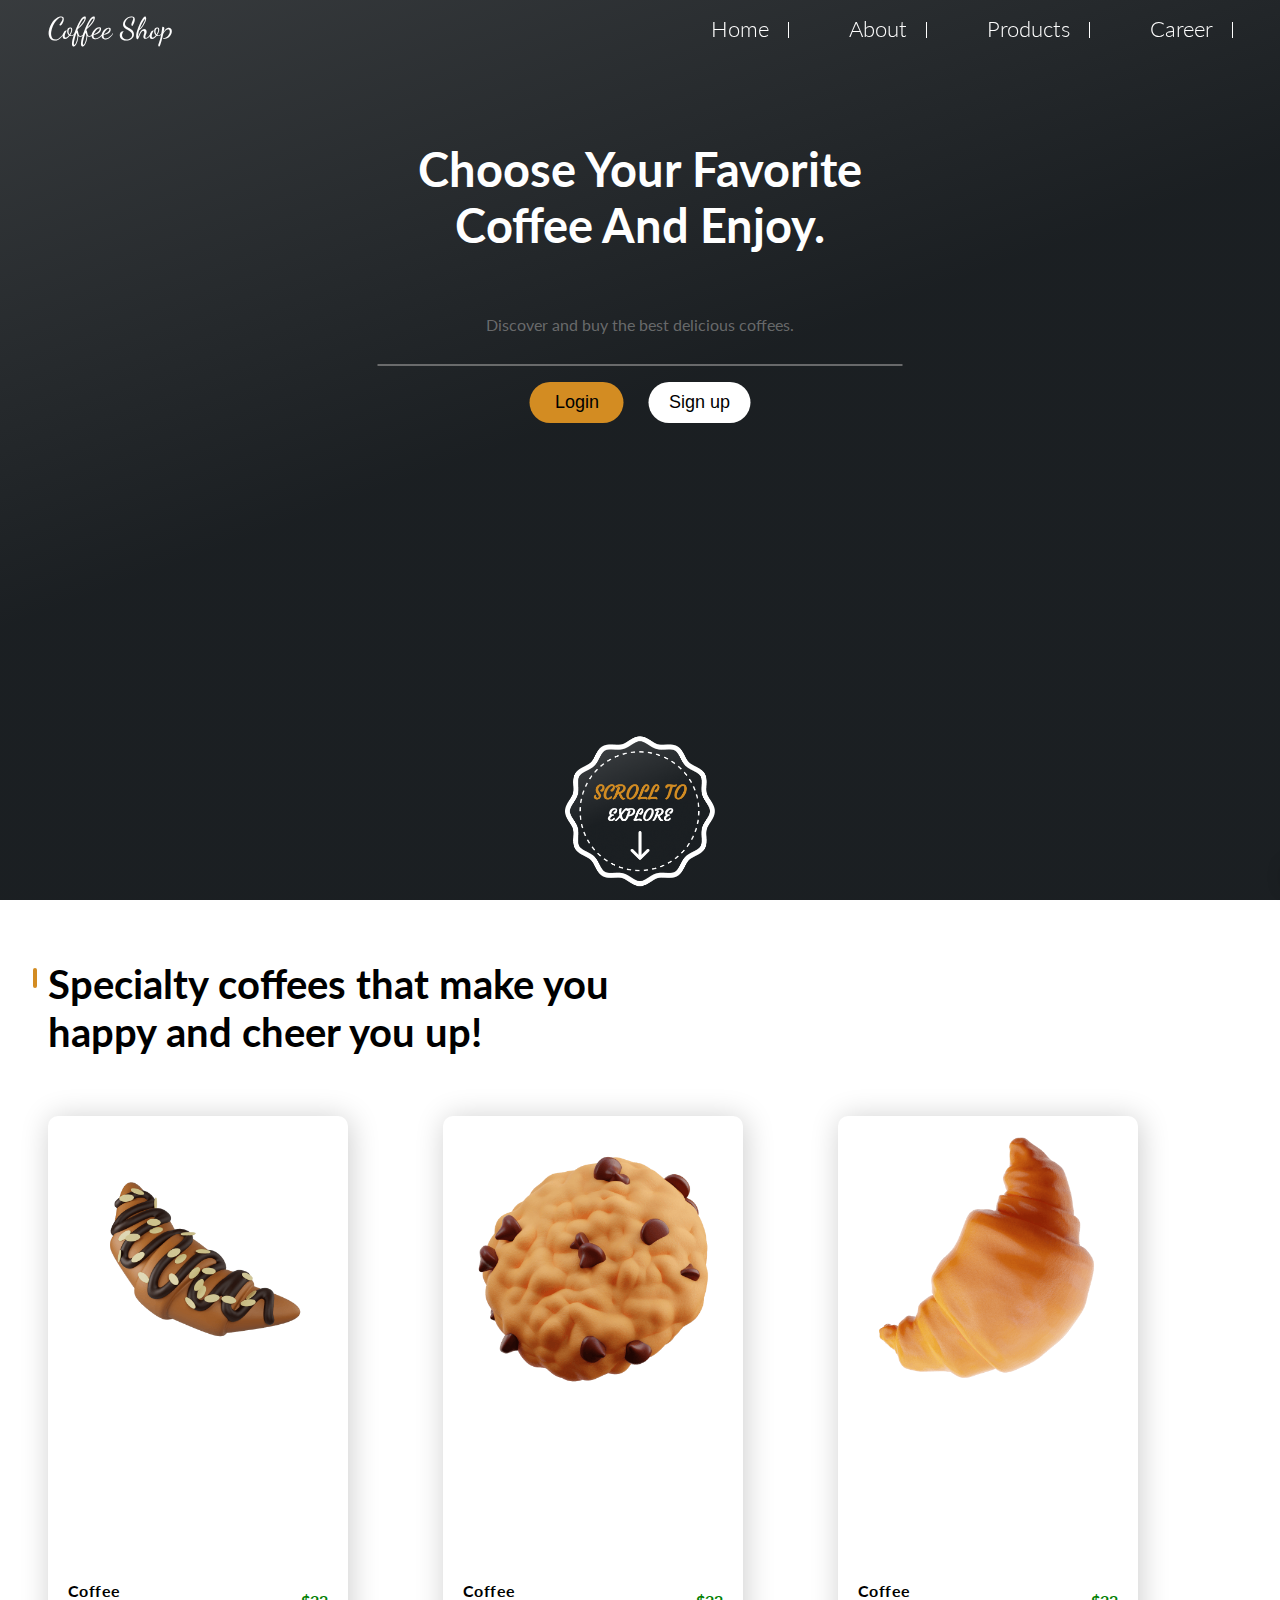
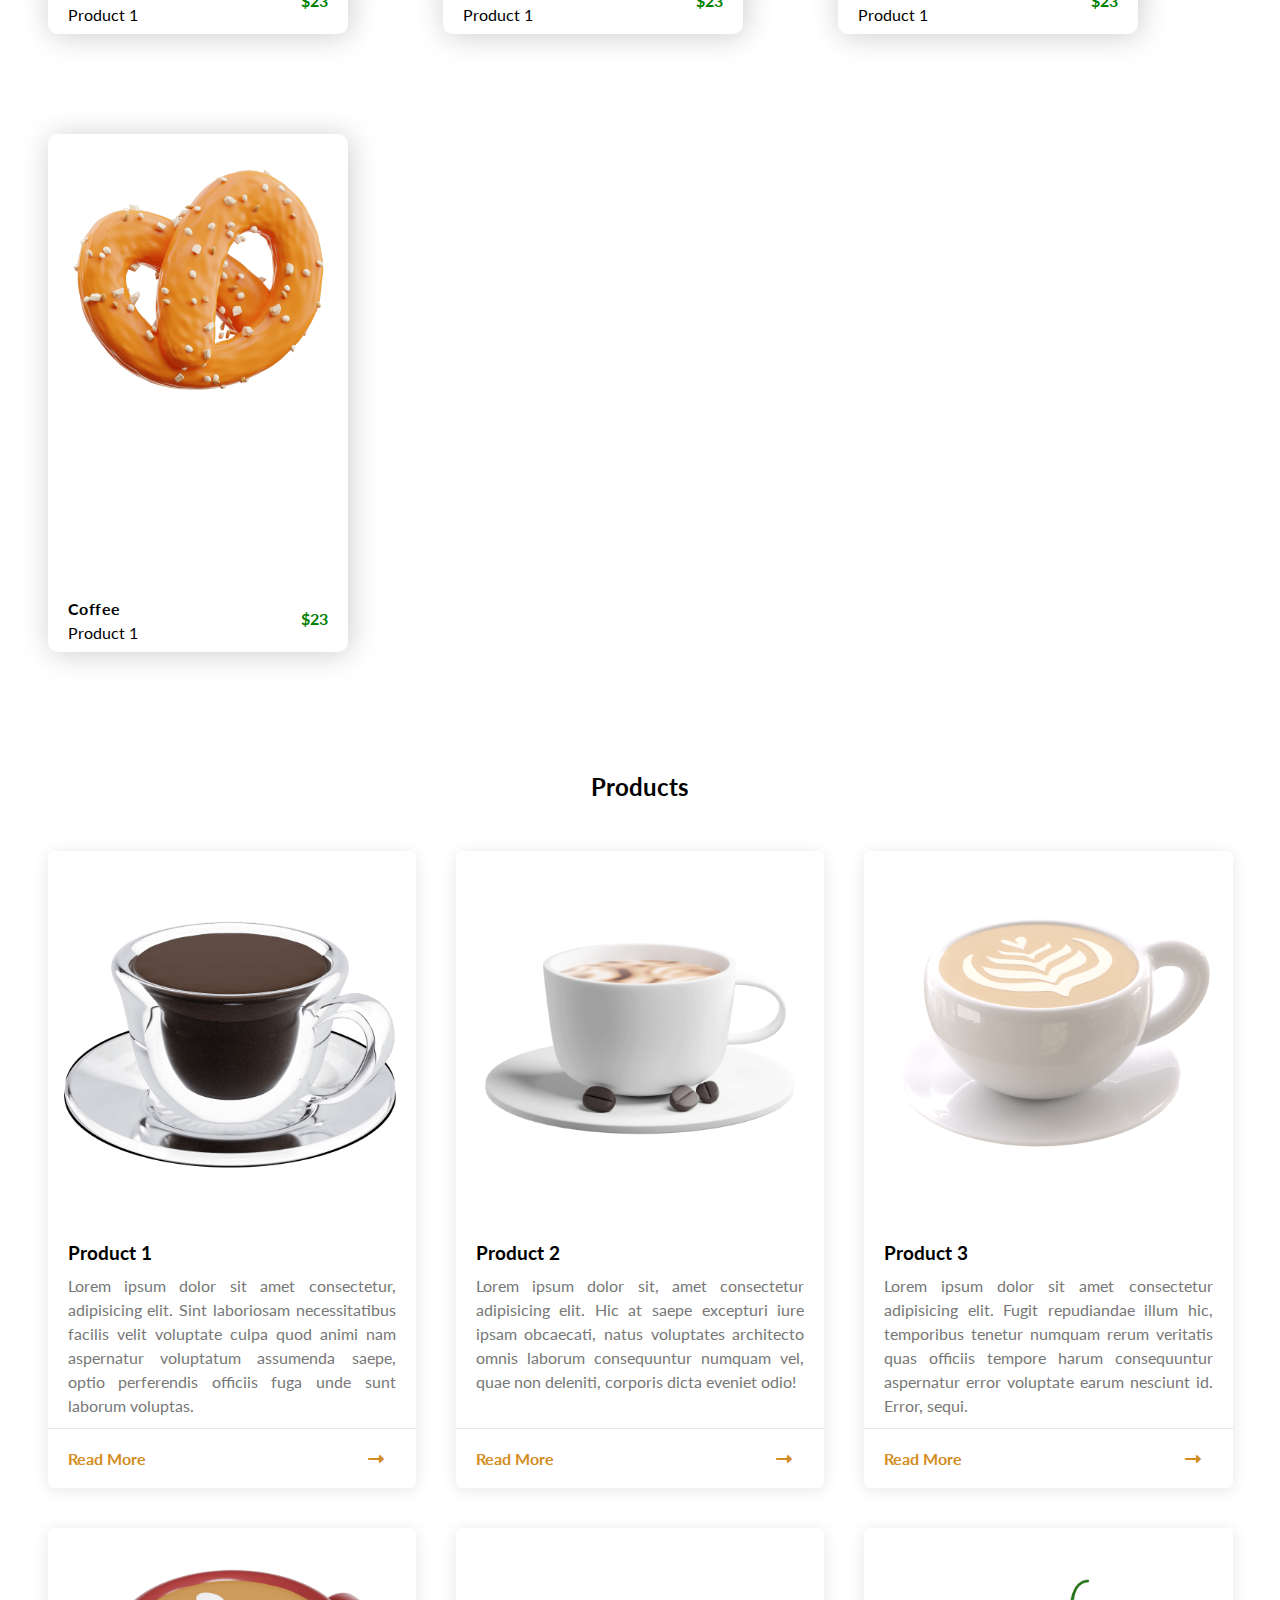
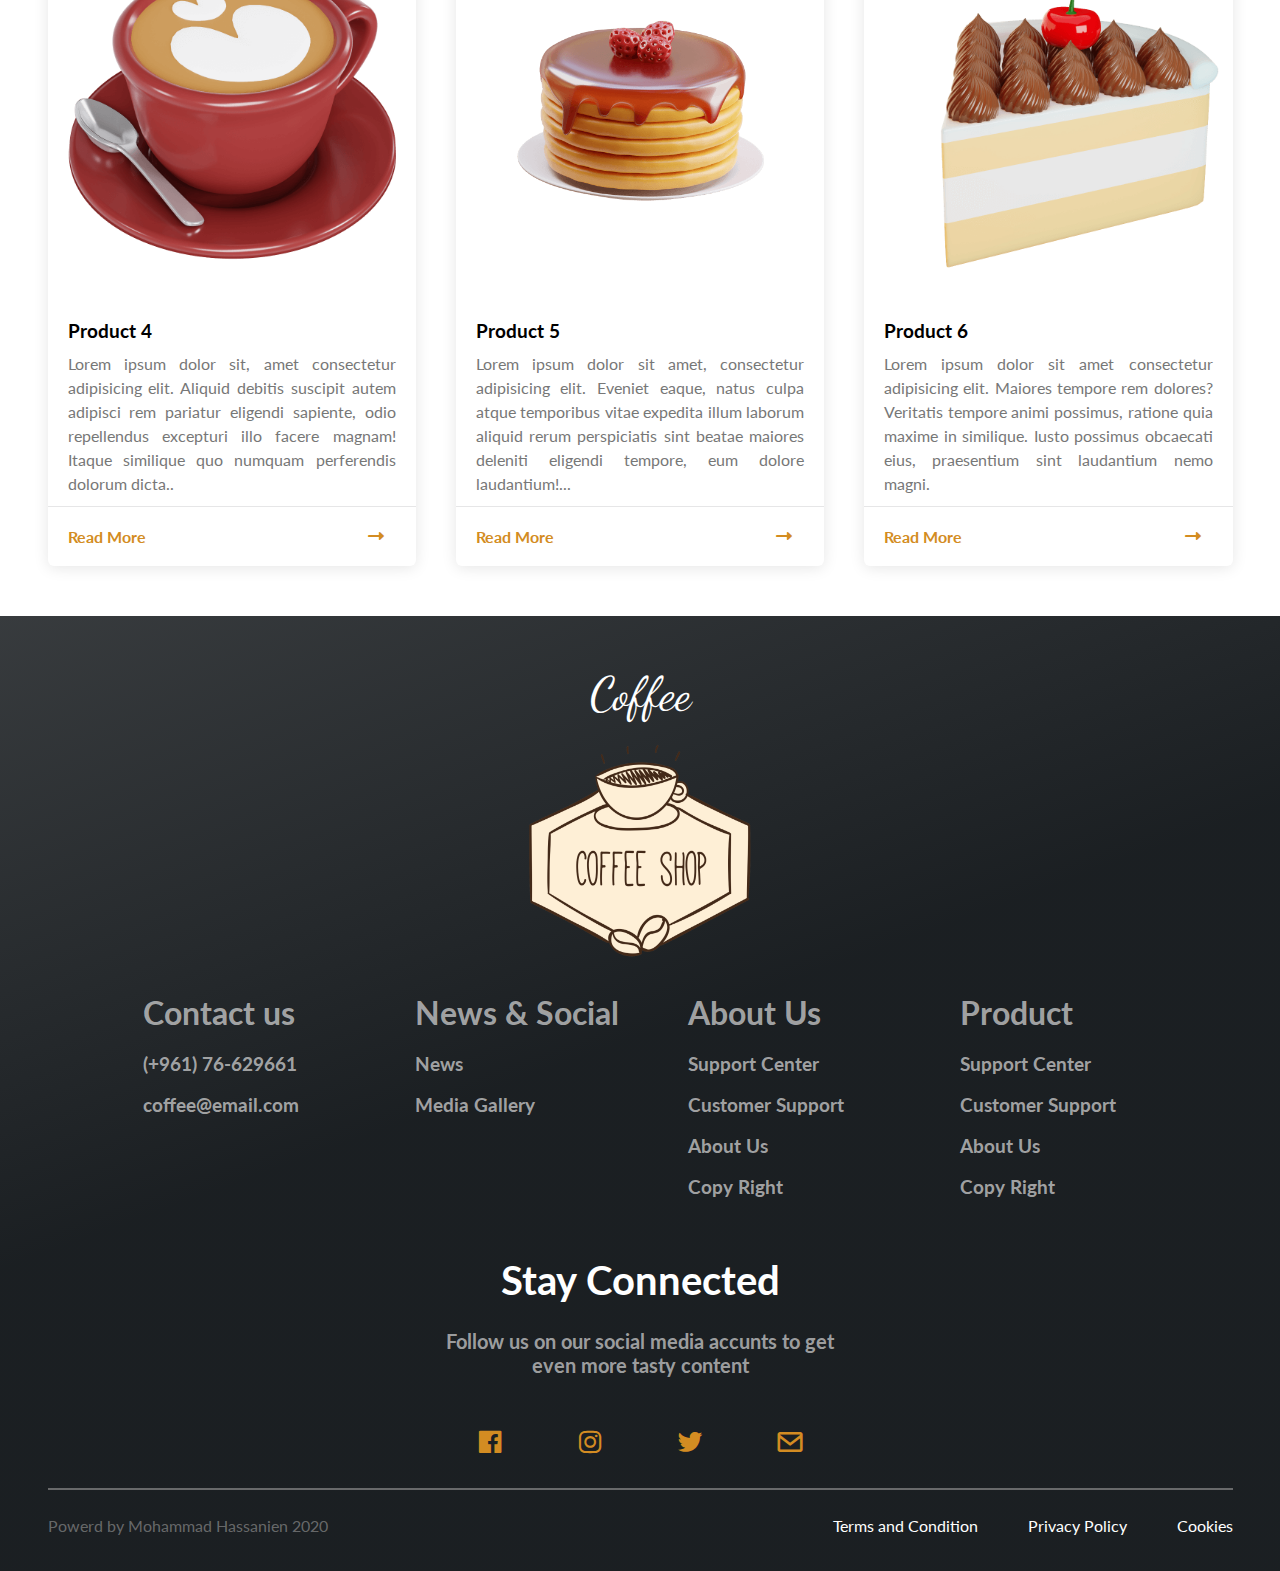
<file: index.html>
<!DOCTYPE html>
<html lang="en">
<head>
  <meta charset="UTF-8">
  <meta http-equiv="X-UA-Compatible" content="IE=edge">
  <meta name="viewport" content="width=device-width, initial-scale=1.0">
  <link rel="stylesheet"  href="css/style.css"> <!--style sheet link-->
  <link rel="shortcut icon" href="assets/img/logocoffee1.png"> <!--title icon-->
  <link href='https://unpkg.com/boxicons@2.1.2/css/boxicons.min.css' rel='stylesheet'> <!--import icons-->
  <link rel="stylesheet" type="text/css" href="css/all.min.css">
  <title>Coffee</title>
</head>

<body>


<header>
<!--START navbar-->

<div class="container">
  <div class="nav">
    <a href="#" class="logo" >Coffee Shop</a> 
    <div class="nav-menu">

      <div class="toggle-menu">
        <span></span>
        <span></span>
        <span></span>
      </div>

      <ul class="nav-list">
        <!--listItem-->
        <li class="nav-item"><a href="#">Home</a></li> 
        <li class="nav-item"><a href="#">About</a></li> 
        <li class="nav-item"><a href="#articles">Products</a></li> 
        <li class="nav-item"><a href="#">Career</a></li> 
      </ul>
    </div>
  </div>
</div>
<!--END navbar-->
</header>

<main>
  
<!--  START primary-page -->
<div class="primary-section">
  
  <div class="home-content" >
    <div class="inside__content">
      <h1 class="home-title">Choose Your Favorite Coffee And Enjoy.</h1> 
      <p class="description">Discover and buy the best delicious coffees.</p>
      <div class="btns__loginSign">
        <button class="login-btn" onclick="go_to_login()">Login</button>
        <button class="SignUp-btn" onclick="go_to_signup()">Sign up</button>
      </div>
    </div>
  </div>
  
  <a href="#Section-2" class="scroll-img"><img src="assets/img/scroll.png" alt=""></a>

  <div class="img-1">
    <img src="assets/img/img_1.jpg" alt="">
  </div>
  
</div>
<!--  END primary-page -->

<a name="Section-2"></a>
  <div class="secondary-section container">
    <div class="sp-txt">Specialty coffees that make you </br>happy and cheer you up!</div>
  </div>


<!--START Slide__Show -->
<div class="grid-cont container">

    <div class="box">
      <div class="slide-img">
        <img src="assets/img/cake2.png"alt="">
        <div class="overlay">
          <a href="#" class="buy-btn">Buy Now</a>
        </div>
      </div>
      <div class="detail-box">
        <div class="type">
          <a href="#">Coffee</a>
          <span>Product 1</span>
        </div>
        <a href="#" class="Price">$23</a>
      </div>
    </div>
    <div class="box">
      <div class="slide-img">
        <img src="assets/img/delicacies1.png"alt="">
        <div class="overlay">
          <a href="#" class="buy-btn">Buy Now</a>
        </div>
      </div>
      <div class="detail-box">
        <div class="type">
          <a href="#">Coffee</a>
          <span>Product 1</span>
        </div>
        <a href="#" class="Price">$23</a>
      </div>
    </div>
    <div class="box">
      <div class="slide-img">
        <img src="assets/img/delicacies2.png"alt="">
        <div class="overlay">
          <a href="#" class="buy-btn">Buy Now</a>
        </div>
      </div>
      <div class="detail-box">
        <div class="type">
          <a href="#">Coffee</a>
          <span>Product 1</span>
        </div>
        <a href="#" class="Price">$23</a>
      </div>
    </div>
    <div class="box">
      <div class="slide-img">
        <img src="assets/img/delicacies3.png"alt="">
        <div class="overlay">
          <a href="#" class="buy-btn">Buy Now</a>
        </div>
      </div>
      <div class="detail-box">
        <div class="type">
          <a href="#">Coffee</a>
          <span>Product 1</span>
        </div>
        <a href="#" class="Price">$23</a>
      </div>
    </div>


</div>
<!--END Slide__Show -->



<!-- Start Articles -->

<div class="articles" id="articles">
  <h2 class="main-title">Products</h2>
  <div class="container">
    <div class="box__2">
      <img src="assets/img/coffee1.png" alt="" />
      <div class="content">
        <h3>Product 1</h3>
        <p>Lorem ipsum dolor sit amet consectetur, adipisicing elit. Sint laboriosam necessitatibus facilis velit voluptate culpa quod animi nam aspernatur voluptatum assumenda saepe, optio perferendis officiis fuga unde sunt laborum voluptas.</p>
      </div>
      <div class="info">
        <a href="">Read More</a>
        <i class="fas fa-long-arrow-alt-right"></i>
      </div>
    </div>
    <div class="box__2">
      <img src="assets/img/coffee2.png" alt="" />
      <div class="content">
        <h3>Product 2</h3>
<p>Lorem ipsum dolor sit, amet consectetur adipisicing elit. Hic at saepe excepturi iure ipsam obcaecati, natus voluptates architecto omnis laborum consequuntur numquam vel, quae non deleniti, corporis dicta eveniet odio!</p>      </div>
      <div class="info">
        <a href="">Read More</a>
        <i class="fas fa-long-arrow-alt-right"></i>
      </div>
    </div>
    <div class="box__2">
      <img src="assets/img/coffee3.png" alt="" />
      <div class="content">
        <h3>Product 3</h3>
        <p>Lorem ipsum dolor sit amet consectetur adipisicing elit. Fugit repudiandae illum hic, temporibus tenetur numquam rerum veritatis quas officiis tempore harum consequuntur aspernatur error voluptate earum nesciunt id. Error, sequi.</p>
      </div>
      <div class="info">
        <a href="">Read More</a>
        <i class="fas fa-long-arrow-alt-right"></i>
      </div>
    </div>
    <div class="box__2">
      <img src="assets/img/coffee4.png" alt="" />
      <div class="content">
        <h3>Product 4</h3>
        <p>Lorem ipsum dolor sit, amet consectetur adipisicing elit. Aliquid debitis suscipit autem adipisci rem pariatur eligendi sapiente, odio repellendus excepturi illo facere magnam! Itaque similique quo numquam perferendis dolorum dicta..</p>
      </div>
      <div class="info">
        <a href="">Read More</a>
        <i class="fas fa-long-arrow-alt-right"></i>
      </div>
    </div>
    <div class="box__2">
      <img src="assets/img/cake3.png" alt="" />
      <div class="content">
        <h3>Product 5</h3>
        <p>Lorem ipsum dolor sit amet, consectetur adipisicing elit. Eveniet eaque, natus culpa atque temporibus vitae expedita illum laborum aliquid rerum perspiciatis sint beatae maiores deleniti eligendi tempore, eum dolore laudantium!...</p>
      </div>
      <div class="info">
        <a href="">Read More</a>
        <i class="fas fa-long-arrow-alt-right"></i>
      </div>
    </div>
    <div class="box__2">
      <img src="assets/img/cake4.png" alt="" />
      <div class="content">
        <h3>Product 6</h3>
        <p>Lorem ipsum dolor sit amet consectetur adipisicing elit. Maiores tempore rem dolores? Veritatis tempore animi possimus, ratione quia maxime in similique. Iusto possimus obcaecati eius, praesentium sint laudantium nemo magni.</p>
      </div>
      <div class="info">
        <a href="">Read More</a>
        <i class="fas fa-long-arrow-alt-right"></i>
      </div>
    </div>
  </div>
</div>
<div class="spikes"></div>
<!-- End Articles -->



<span class="up"><i class='bx bx-up-arrow-alt'></i></span>

</main>



<footer>
<!-- START footer-section -->
   <div class="footer-container">
    <div class="container">
      <div class="foot-title"> Coffee  </div>
      <div class="f-img-1">
        <img class="footer-img" src="assets/img/logocoffee4.png" alt="">
      </div>
      <div class="grid-container">
        <div class="grid-item">
          <h1>Contact us</h1>
            <h3>(+961) 76-629661</h3>
            <h3>coffee@email.com</h3>
        </div>
        <div class="grid-item">
          <h1>News & Social</h1>
            <h3>News</h3>
            <h3>Media Gallery</h3>
          </div>
          <div class="grid-item">
            <h1>About Us</h1>
            <h3>Support Center</h3>
            <h3>Customer Support</h3>
            <h3>About Us</h3>
            <h3>Copy Right</h3>
          </div>
          <div class="grid-item">
            <h1>Product</h1>
            <h3>Support Center</h3>
            <h3>Customer Support</h3>
            <h3>About Us</h3>
            <h3>Copy Right</h3>
          </div>
      </div>
        <div class="footer-subtitle"><p align="center" class="sub-1">Stay Connected</p></div>
        <div class="footer-subtitle"><p align="center" class="sub-2"> Follow us on our social media accunts to get</br>even more tasty content</p></div>
      <div class="sl-icons">
        <a href="https://www.facebook.com/" class="facebook" ><i class='bx bxl-facebook-square'></i></a>
        <a href="https://www.instagram.com/accounts/login/" class="instagram" ><i class='bx bxl-instagram' ></i></a>
        <a href="https://twitter.com/?logout=1654764577608" class="tiwtter" ><i class='bx bxl-twitter'></i></a>
        <a href="#" class="email" ><i class='bx bx-envelope' ></i></a>
      </div>
      
      <div class="footer-foot">
        <ul class="footer-foot-item">
          <li><a href="#">Terms and Condition</a></li>
          <li><a href="#">Privacy Policy</a></li>
          <li><a href="#">Cookies</a></li>
          
        </ul>
        <p class="powerd">Powerd by Mohammad Hassanien 2020 </p>
      </div>
    </div>
  </div> 



<!-- END footer-section  -->
</footer>

<script src="js/script.js"></script>
</body>
</html>
</file>
<file: css/style.css>
/* website-Font */
@import url('https://fonts.googleapis.com/css2?family=Dancing+Script&family=Lato:ital,wght@0,100;0,300;0,400;1,700&family=Poppins:ital,wght@0,100;0,200;0,300;0,400;0,500;0,600;0,700;0,800;0,900;1,100;1,200;1,300;1,400;1,500;1,700;1,800;1,900&display=swap');
:root {
  --header-height: 56px;
    /*z index*/
    --z-tooltip: 10;
    --z-fixed: 100;
    /* font-size */
    --biggest-font: 47px;
    --body-font: 'Lato', sans-serif;
    --yellow-color:hsl(36, 72%, 48%);
    --main-transition: 0.3s;
}
body {
  margin: 0px;
  padding: 0px;
  box-sizing: border-box; 
  font-family: var(--body-font);
}
html {
  scroll-behavior: smooth;
}
/* start-container-to-align-website */
.container {
  padding-left: 15px;
  padding-right: 15px;
  margin-left: auto;
  margin-right: auto;
}
@media (min-width: 768px) {
  .container {
      width: 750px;
  }
}
@media (min-width: 992px) {
  .container {
      width: 970px;
  }
}
@media (min-width: 1200px) {
  .container {
      width: 1185px;
  }
}
/* end-container-to-align-website */
.grid-container {
  display: grid;
  grid-template-columns: repeat(auto-fill, minmax(250px, 1fr));
  margin-left: 95px;
}
@media (max-width: 470px) {
  .grid-container {
    margin-left: 0px;
  }
}
a {
  text-decoration: none;
  color: #fff ;
} 
li {
  list-style: none;
}
/* START navbar */
header {
  width: 100%;
  background-color: transparent;
  position: fixed;
  top: 0;
  left: 0;
  z-index: var(--z-fixed);
  transition: 0.3s;
}
header.show {
  /* background-image: linear-gradient(160deg,hsla(206,5%,24%,1)-4%,hsla(206,12%,12%,1)46%);top: 0%; */
  background-color: var(--yellow-color);
  /* background-color: rgb(20, 20, 20); */
  
}
.nav {
  display: flex;
  align-items: center;
  height: var(--header-height);
}
a.logo {
  width: 250px;
  color: #fff;
  font-family: 'Dancing Script';
  font-size: 30px;
}
.nav-menu {
  display: flex;
  justify-content: center;
  width: 100%;
}
.nav-menu .toggle-menu {
  position: absolute;
  width: 40px;
  height: 40px;
  display: flex;
  justify-content: center;
  align-items: center;
  cursor: pointer;
  overflow: hidden;
  right: 30px;
  top: 5px;
}
.nav-menu .toggle-menu span{
  position: absolute;
  width: 30px;
  height: 3px;
  background:  #fff;
  border-radius: 4px;
  transition: 0.5s;
}
@media (min-width:769px) {
  .nav-menu .toggle-menu {
    display: none;
  }
}
.nav-menu .toggle-menu span:nth-child(1) {
  transform: translateY(-8px); 
  width: 20px;
  left: 5px;
}
.nav-menu .toggle-menu.active span:nth-child(1) {
  transform: translateY(0px) rotate(45deg); 
  width: 30px;
}
.nav-menu .toggle-menu span:nth-child(2) {
  transform: translateY(8px); 
  width: 10px;
  left: 5px;
}
.nav-menu .toggle-menu.active span:nth-child(2) {
  transform: translateY(0px) rotate(315deg); 
  width: 30px;
}
.nav-menu .toggle-menu.active span:nth-child(3) {
  transform: translatex(50px);
}
@media (max-width: 768px) {
  .nav-menu {
    position: absolute;
    height: 100vh;
    top: 0;
    left: 0;
  }
  .nav-menu .nav-list {
    flex-direction: column;
    width: 100%;
    position: absolute;
    background-color: white;
    transform: translateY(-120%);
    top: 0;
    right: 0;
    transition: transform 0.6s;
    z-index: -999;
    min-height: 100vh;
    gap: 50px;
    padding-top: 10px;
    padding-left: 10px;
    padding-right: 10px;
    align-items: center;
    justify-content: center;
  }
  .nav-list .nav-item a {
    color: hsla(206,12%,12%,1);
    /* border-bottom: 2px solid var(--yellow-color); */
    font-weight: bold;
    
  }
  .nav-list .nav-item a::before {
    content: '';
    width: 0%;
    height: 2px;
    background-color: var(--yellow-color);
    transition: 1s;
    transform: translateY(30px);
    position: absolute;
    left: 15px;
    border-radius: 25px;
  }
}
.toggle-menu.active + .nav-list {
  transform: translateY(-16px);
}
.toggle-menu.active + .nav-list .nav-item a::before {
  animation-delay: 2s;
  width: 80%;
}

.toggle-menu.active span {
  background-color: hsla(206,12%,12%,1);
}
/* ############################## */
.nav-list {
  display: flex;
  justify-content: flex-end;
  gap: 40px;
  width: 100%;
  position: relative;
}
.nav-item {
  display: flex;
  padding: 0 20px;
  position: relative;
}
.nav-item a {
  color: #fff;
  font-weight: 300;
  font-size: 22px;
}
.nav-item a::before {  
  content: '';
  width: 1px;
  height: 16px;
  position: absolute;
  top: 7px;
  right: 0;
  background-color: #fff;
}
/* END navbar */

/* START primary-section */
.primary-section {
  background: linear-gradient(160deg,hsla(206,5%,24%,1)-4%,hsla(206,12%,12%,1)46%);top: 0%;
  display: grid;
  grid-template-columns: repeat(auto-fill, minmax(650px, 1fr));
  height: 100vh;
  overflow: hidden;
}
.home-content {
  z-index: 1;
  width: 100%;
  padding-top: 110px;
}
.home-title {
  color: #fff;
  font-size: var(--biggest-font);
  position: relative;
}
.inside__content {
    width: 330px;
    position: relative;
    left: 50%;
    transform: translateX(-50%);
}
.home-container .scroll-img {
  position: absolute;
  top: 50%;
  left: 50%;
  transform: translate(-50%,-50%);
}
.description {
  color: rgba(136, 136, 136, 0.712);
  border-bottom: 2px solid rgba(136, 136, 136, 0.712);
  padding: 30px 0;  
}
.scroll-img img{
  position: absolute;
  left: 50%;
  transform: translateX(-50%);
  width: 150px;
  animation: up-n-down 5s infinite linear;
}
a.scroll-img {
  position: absolute;
  top: 50%;
  left: 50%;
  transform: translate(-50%, -50%);
  z-index: 2;
}
.img-1 {
  width: 100%;
}
.img-1 img {
  width: 100%;
    margin-top: -40px;
    margin-left: 0;
}
.btns__loginSign {
  position: relative;
  display: flex;
  justify-content: center;
  gap: 25px;
  z-index: 5;
}
.login-btn {
  background-color: var(--yellow-color);
  color: hsla(206,12%,12%,1)46%;
  padding: 10px 25px;
  border-radius: 45px;
  border-width: 0;
  font-size: 18px;
  cursor: pointer;
}
.SignUp-btn {
  background-color: #fff;
  color: hsla(206,12%,12%,1)46%;
  padding: 10px 20px;
  border-radius: 45px;
  border-width: 0;
  font-size: 18px;
  cursor: pointer;
}
@media (max-width: 1300px) {
  .img-1 img {
    margin-left: 0;
  }
  .home-content {
    margin-bottom: 150px;
  }
  .inside__content {
    width: 525px;
    text-align: center;
  }
  .img-1 {
    display: none;
  }
  a.scroll-img {
    position: relative;
  }
  }
  @media (max-width: 768px) {
    .primary-section {
      display: block;
    }
  }
  @media (max-width: 470px) {
    .home-title {
      font-size: 40px;
    }

    .inside__content {
      width: 289px;
    }
  }
/* END primary-section */


/* START Slide__Show */
.box{
  width: 300px;
  box-shadow: 2px 2px 30px rgba(0,0,0,0.2);
  border-radius: 10px;
  overflow: hidden;
  position: relative;
  margin-bottom: 100px;
}
.grid-cont {
  display: grid;
  grid-template-columns: repeat(auto-fill, minmax(300px, 1fr));
}
.slide-img {
  height: 450px;
}
.slide-img img {
  width: 100%;
  /* height: 100%; */
  object-fit: cover;
  box-sizing: border-box;
}
.detail-box {
  width: 100%;
  display: flex;
  justify-content: space-between;
  align-items: center;
  padding: 10px 20px;
  box-sizing: border-box;
}
a.Price {
  color: green;
  font-weight: bold;
}
.type {
  display: flex;
  flex-direction: column;
}
.type a {
  color: black;
  font-weight: bold;
  margin: 5px 0px;
  letter-spacing: 0.5px;
  padding-right: 8px;
}
.overlay {
  position: absolute;
  left: 50%;
  top: 50%;
  transform: translate(-50%,-50%);
  width: 100%;
  height: 100%;
  background-color: rgba(29,95,96,0.6);
  display: flex;
  justify-content: center;
  align-items: center;
}
.buy-btn {
  width: 160px;
  height: 40px;
  display: flex;
  justify-content: center;
  align-items: center;
  background-color: #ffffff;
  color: black;
  font-weight: 700;
  letter-spacing: 1px;
  border-radius: 20px;
  box-shadow: 2px 2px 30px rgba(0,0,0,0.2);
}
.buy-btn:hover {
  color:#ffffff;
  background-color: var(--yellow-color);
  transition: all ease 0.3s;
}
.overlay {
  visibility: hidden;
}
.slide-img:hover .overlay{
  visibility: visible;
  animation: fade 0.5s;
}
@keyframes fade{
  0%{
    opacity: 0;
  }
  100%{
    opacity: 1;
  }
}
/* END Slide__Show */




/* START secondary-section */
.secondary-section {
  position: relative;
}
.sp-txt {
  margin: 60px 0;
  font-weight: bold;
  font-size: 40px;
}
.sp-txt::before {
  content: '';
  width: 4px;
  height: 20px;
  position: absolute;
  top: 8px;
  left: 0;
  border-radius: 45px;
  background-color: var(--yellow-color);
}
@media (max-width: 768px) {
  .sp-txt {
    font-size: 30px;
    margin-left: 30px;
  }
  .sp-txt::before {
    left: 25px;
  }
}
@media (max-width: 470px) {
  .sp-txt {
    font-size: 22px;
  }
}
@media (max-width: 470px) {
  .sp-txt {
    font-size: 18px;
  }
}
/* END secondary-section */







/* Start Articles */
.articles {
  position: relative;
}
h2.main-title {
  text-align: center;
}
.articles .container {
  display: grid;
  grid-template-columns: repeat(auto-fill, minmax(300px, 1fr));
  gap: 40px;
  margin-top: 50px;
}
.articles .box__2 {
  position: relative;
  box-shadow: 0 2px 15px rgb(0 0 0 / 10%);
  background-color: white;
  border-radius: 6px;
  overflow: hidden;
  transition: transform var(--main-transition), box-shadow var(--main-transition);
}
.articles .box__2:hover {
  transform: translateY(-10px);
  box-shadow: 0 2px 15px rgb(0 0 0 / 20%);
}
.articles .box__2 img {
  width: 100%;
  max-width: 100%;
}
.articles .box__2 .content {
  padding: 20px;
  margin-bottom: 50px;
}
.articles .box__2 .content h3 {
  margin: 0;
}
.articles .box__2 .content p {
  margin: 10px 0 0;
  line-height: 1.5;
  color: #777;
  text-align: justify;
}
.articles .box__2 .info {
  position: absolute;
  bottom: 0;
  width: 100%;
  padding: 20px;
  border-top: 1px solid #e6e6e7;
  display: flex;
  justify-content: space-between;
  align-items: center;
}
.articles .box__2 .info a {
  color: var(--yellow-color);
  font-weight: bold;
}
.articles .box__2 .info i {
  color: var(--yellow-color);
  position: absolute;
  right: 72px;
}
.articles .box__2:hover .info i {
  animation: moving-arrow 0.6s linear infinite;
}
@keyframes moving-arrow {
  100% {
    transform: translateX(10px);
  }
}
/* End Articles */

/* START footer-section */
.foot-title{
  color: #fff;
  font-family: 'Dancing Script';
  font-size: var(--biggest-font);
  display: flex;
  justify-content: center;
}
.footer-subtitle {
  color: #fff;
  font-family: 'Lato';
  font-weight: bold;
  font-size: var(--biggest-font);
  display: flex;
  justify-content: center;
}
.footer-container {
  display: block;
  background: linear-gradient(160deg,hsla(206,5%,24%,1)-4%,hsla(206,12%,12%,1)46%);top: 0%;
  margin-bottom: 0px;
  margin-top: 50px;
  padding-top: 50px;
}
.f-img-1 img {
  width: 250px;
  display: flex;
  justify-content: center;
  align-items: center;
  /* margin-top: 14px;
  margin-left: 460px; */
}
.f-img-1 {
  display: flex;
  justify-content: center;
}
.footer-img {
  width: 250px;
  height: 250px;
  overflow: hidden;
}
.sub-1 {
  font-size: 40px;
  margin-bottom: 5px;
}
.sub-2 {
  color:  rgba(214, 214, 214, 0.712);
  font-size: 20px;
}
.grid-item {
  color: rgba(219, 219, 219, 0.712);
}
.sl-icons {
  display: flex;
  justify-content: center;
  padding: 30px;
  margin: 50px 0 -26px 10;
  gap: 70px;
}
.footer-foot-item {
  display: flex;
  gap: 50px;

} 
.footer-foot {
  color: rgba(136, 136, 136, 0.712);
  border-top: 2px solid rgba(136, 136, 136, 0.712);
  padding: 10px 0;
  margin: 0;
}
.footer-foot {
  padding-bottom: 20px;
}
.footer-foot ul {
  float: right;
}
/* END footer-section */

.up {
  position: fixed;
  bottom: 10px;
  right: -30px;
  background-color: #fff;
  border-radius: 7px;
  box-shadow: 0 2px 15px rgb(0 0 0 / 10%);  
  cursor: pointer;
  transition: 0.2s;
}
.up.sh {
  right: 16px;
}
.bx {
  color: var(--yellow-color);
  font-size: 30px;
  
  
}
</file>
